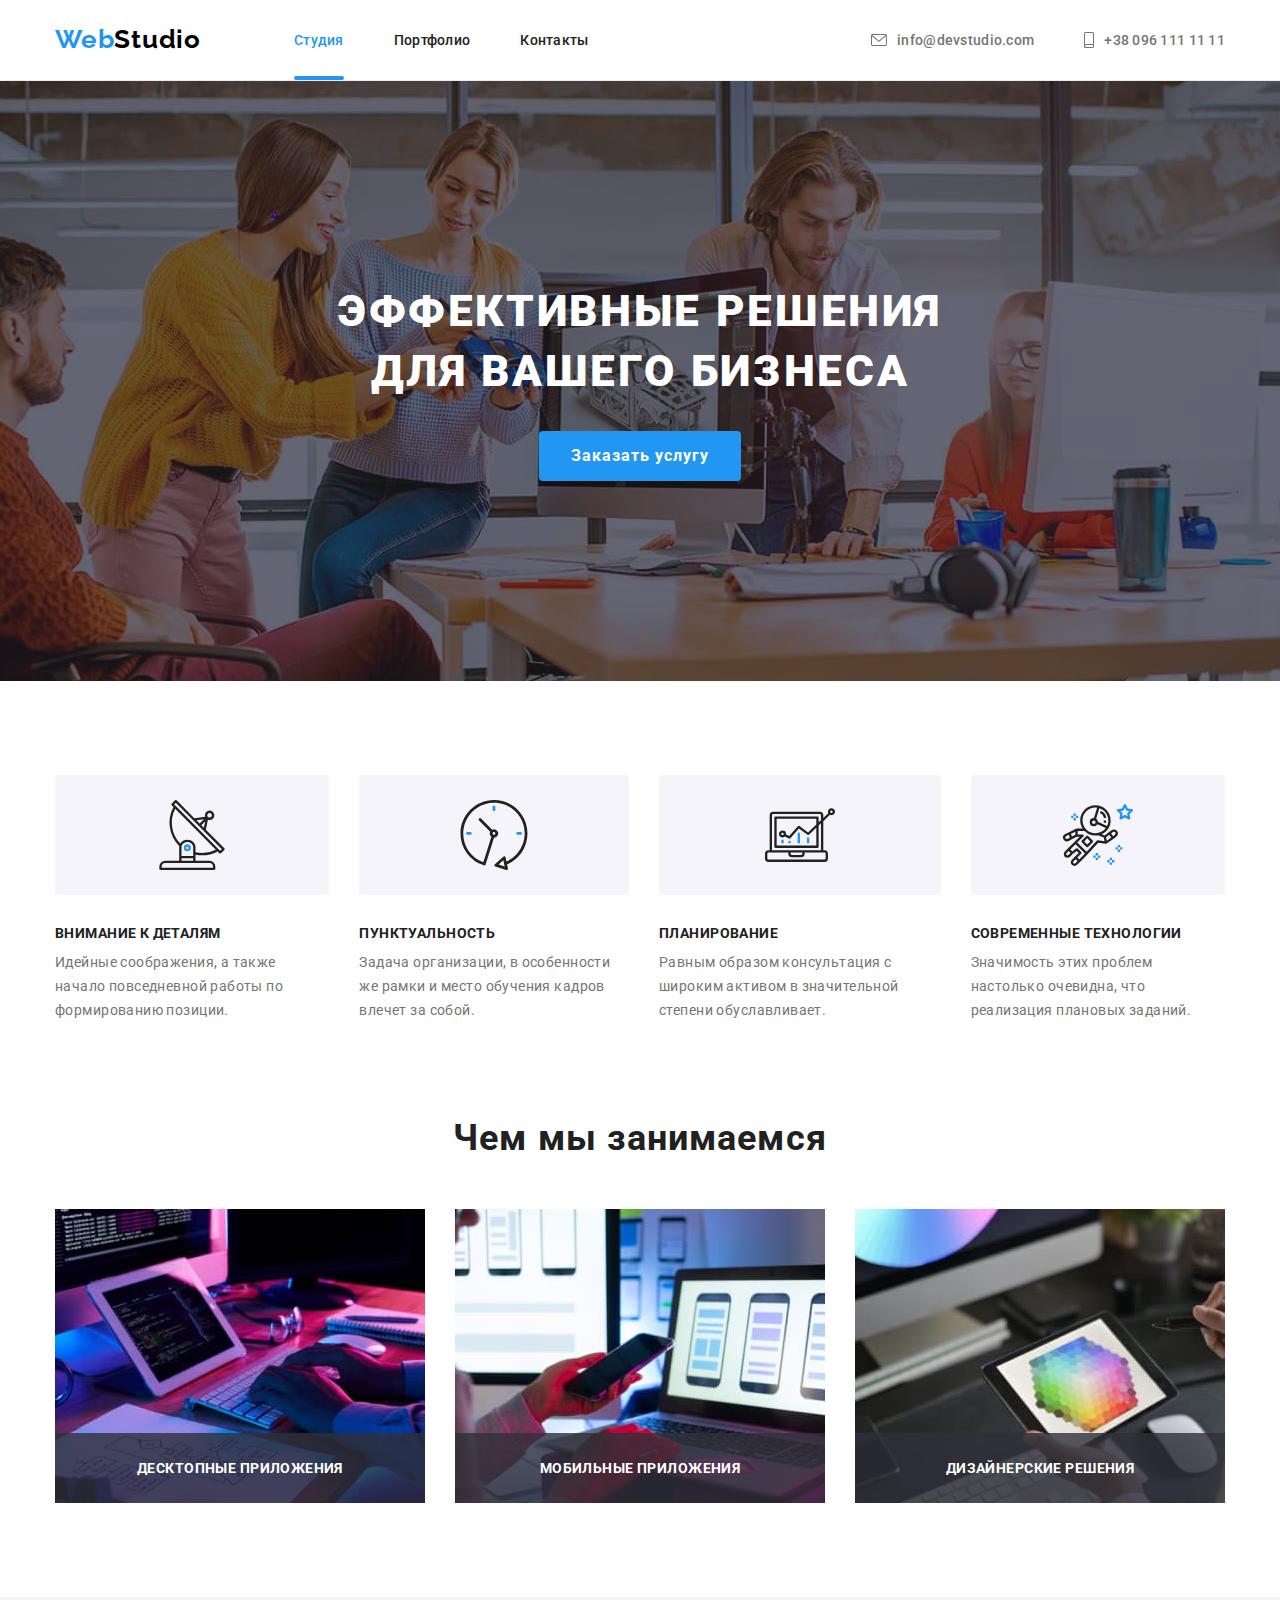
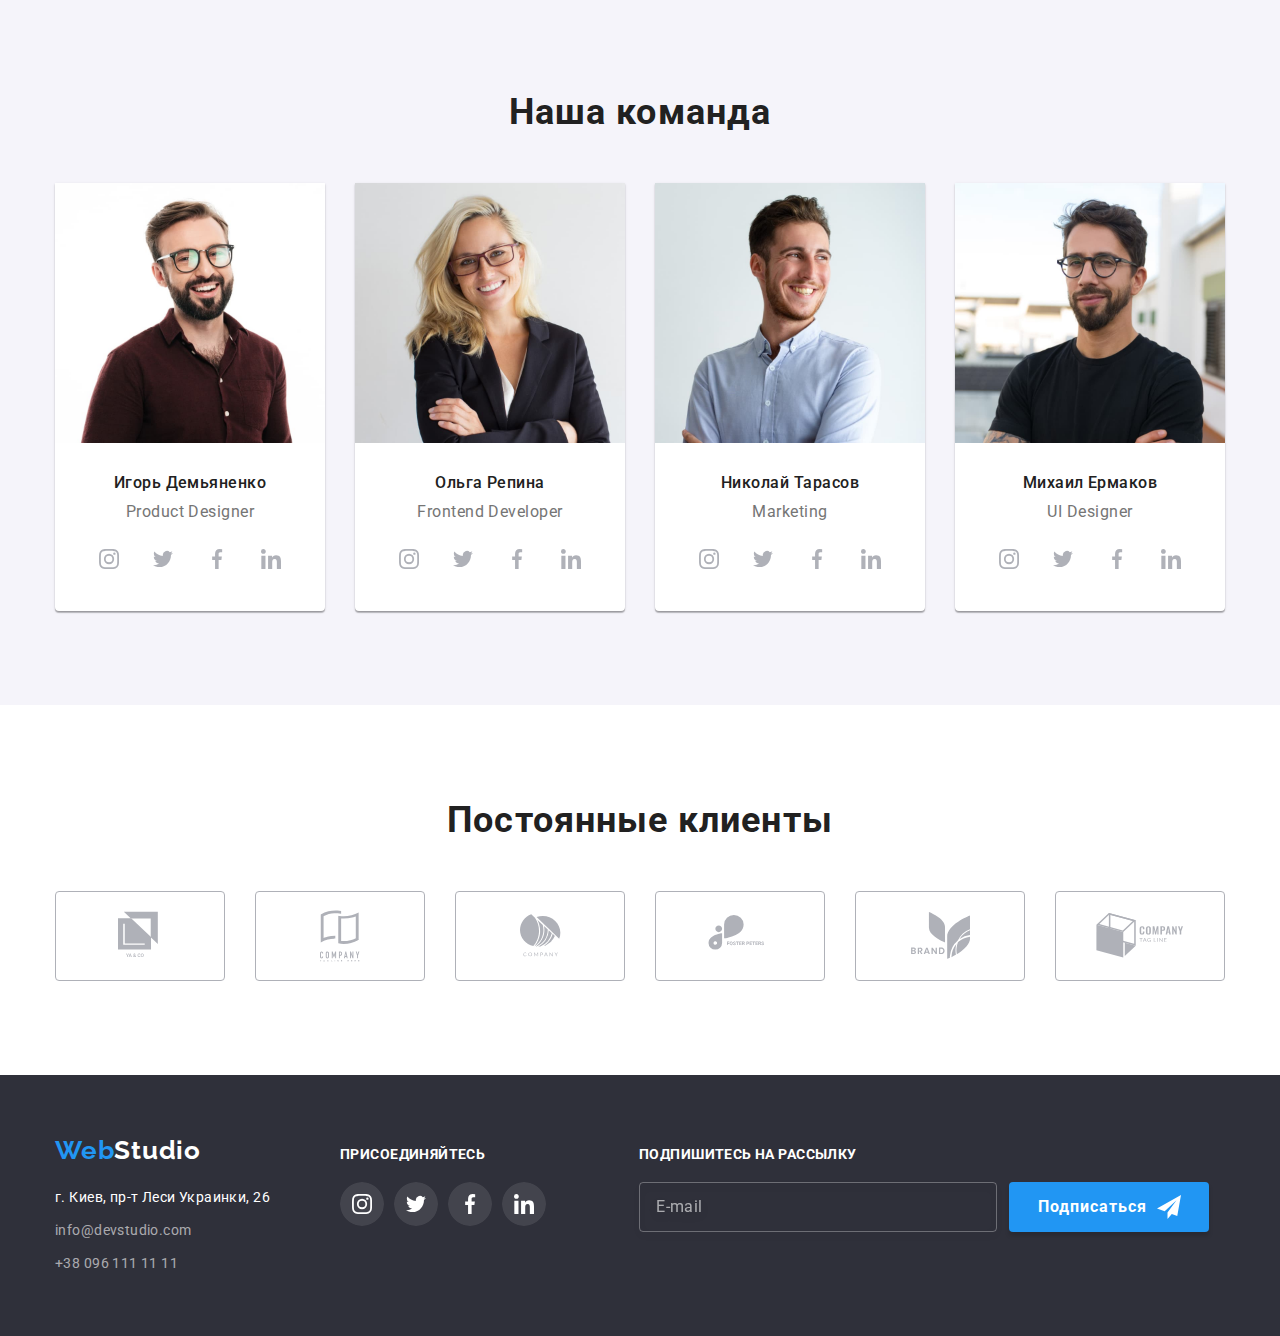
<file: index.html>
<!DOCTYPE html>
<html lang="ru">
  <head>
    <meta charset="UTF-8" />
    <meta name="viewport" content="width=device-width, initial-scale=1.0" />
    <title>WebStudio</title>
    <link
      rel="stylesheet"
      href="https://cdnjs.cloudflare.com/ajax/libs/modern-normalize/1.0.0/modern-normalize.css"
    />
    <link
      href="https://fonts.googleapis.com/css2?family=Raleway:wght@700&family=Roboto:wght@400;500;700&display=swap"
      rel="stylesheet"
    />
    <link rel="stylesheet" href="./css/styles.css" />
  </head>

  <body>
    <!-- HEADER -->
    <header class="header">
      <div class="container">
        <nav class="navigation">
          <a class="logo link" href="./index.html"
            ><span class="logo-name">Web</span>Studio</a
          >
          <ul class="list navigation-list">
            <li class="navigation-item">
              <a class="navigation-link link current" href="./index.html"
                >Студия</a
              >
            </li>
            <li class="navigation-item">
              <a class="navigation-link link" href="./portfolio.html"
                >Портфолио</a
              >
            </li>
            <li class="navigation-item">
              <a class="navigation-link link" href="">Контакты</a>
            </li>
          </ul>
        </nav>
        <address class="address">
          <a class="address-link link" href="mailto:info@devstudio.com">
            <svg class="envelope-icon" width="16px" height="12px">
              <use href="./images/sprite.svg#icon-envelope"></use>
            </svg>
            info@devstudio.com</a
          >
          <a class="address-link link" href="tel:+380961111111">
            <svg class="smartphone-icon" width="10px" height="16px">
              <use href="./images/sprite.svg#icon-smartphone"></use>
            </svg>
            +38 096 111 11 11</a
          >
        </address>
      </div>
    </header>

    <main>
      <!--HERO-->
      <section class="hero-section">
        <div class="container">
          <h1 class="hero-title">Эффективные решения для вашего бизнеса</h1>
          <button class="modal-btn" type="button" data-modal-open>
            Заказать услугу
          </button>
        </div>
      </section>

      <!--FEATURES-->
      <section class="features">
        <div class="container">
          <h2 class="visually-hidden">Особенности</h2>
          <ul class="list">
            <li class="features-list features-antenna">
              <!-- <div class="icon-container">
                <svg class="features-icon">
                  <use href="./images/sprite.svg#icon-antenna"></use>
                </svg>
              </div> -->
              <h3 class="features-subtitle">Внимание к деталям</h3>
              <p class="features-description">
                Идейные соображения, а также начало повседневной работы по
                формированию позиции.
              </p>
            </li>
            <li class="features-list features-clock">
              <!-- <div class="icon-container">
                <svg class="features-icon">
                  <use href="./images/sprite.svg#icon-clock"></use>
                </svg>
              </div> -->
              <h3 class="features-subtitle">Пунктуальность</h3>
              <p class="features-description">
                Задача организации, в особенности же рамки и место обучения
                кадров влечет за собой.
              </p>
            </li>
            <li class="features-list features-diagram">
              <!-- <div class="icon-container">
                <svg class="features-icon">
                  <use href="./images/sprite.svg#icon-diagram"></use>
                </svg>
              </div> -->
              <h3 class="features-subtitle">Планирование</h3>
              <p class="features-description">
                Равным образом консультация с широким активом в значительной
                степени обуславливает.
              </p>
            </li>
            <li class="features-list features-astronaut">
              <!-- <div class="icon-container">
                <svg class="features-icon">
                  <use href="./images/sprite.svg#icon-astronaut"></use>
                </svg>
              </div> -->
              <h3 class="features-subtitle">Современные технологии</h3>
              <p class="features-description">
                Значимость этих проблем настолько очевидна, что реализация
                плановых заданий.
              </p>
            </li>
          </ul>
        </div>
      </section>

      <!--What are we do-->
      <section class="do-section">
        <div class="container">
          <h2 class="do-title">Чем мы занимаемся</h2>
          <ul class="list">
            <li class="do-list">
              <div class="do-list-card">
                <img
                  src="./images/work/image1.jpg"
                  alt="Сотрудник кодит"
                  width="370"
                  height="294"
                />
                <p class="do-list-subtitle">Десктопные приложения</p>
              </div>
            </li>
            <li class="do-list">
              <div class="do-list-card">
                <img
                  src="./images/work/image2.jpg"
                  alt="Сотрудник держит телефон возле ноутбука"
                  width="370"
                  height="294"
                />
                <p class="do-list-subtitle">Мобильные приложения</p>
              </div>
            </li>
            <li class="do-list">
              <div class="do-list-card">
                <img
                  src="./images/work/image3.jpg"
                  alt="Цветовая гамма на планшете"
                  width="370"
                  height="294"
                />
                <p class="do-list-subtitle">Дизайнерские решения</p>
              </div>
            </li>
          </ul>
        </div>
      </section>

      <!--OUR TEAM-->
      <section class="our-team">
        <div class="container">
          <h2 class="team-title">Наша команда</h2>
          <ul class="list our-team-list">
            <li class="team-list">
              <img
                src="./images/team/img.jpg"
                alt="Игорь Демьяненко"
                width="270"
                height="260"
              />
              <div class="team-list-content">
                <h3 class="team-subtitle">Игорь Демьяненко</h3>
                <p lang="en" class="team-position">Product Designer</p>
                <ul class="list social-list">
                  <li class="social-list-items">
                    <a
                      class="social-list-link"
                      href="https://www.instagram.com/?hl=uk"
                    >
                      <svg class="social-list-svg">
                        <use href="./images/sprite.svg#icon-instagram"></use>
                      </svg>
                    </a>
                  </li>
                  <li class="social-list-items">
                    <a
                      class="social-list-link"
                      href="https://twitter.com/?lang=uk"
                    >
                      <svg class="social-list-svg">
                        <use href="./images/sprite.svg#icon-twitter"></use>
                      </svg>
                    </a>
                  </li>
                  <li class="social-list-items">
                    <a
                      class="social-list-link"
                      href="https://uk-ua.facebook.com/"
                    >
                      <svg class="social-list-svg">
                        <use href="./images/sprite.svg#icon-facebook"></use>
                      </svg>
                    </a>
                  </li>
                  <li class="social-list-items">
                    <a
                      class="social-list-link"
                      href="https://www.linkedin.com/"
                    >
                      <svg class="social-list-svg">
                        <use href="./images/sprite.svg#icon-linkedin"></use>
                      </svg>
                    </a>
                  </li>
                </ul>
              </div>
            </li>
            <li class="team-list">
              <img
                src="./images/team/img-1.jpg"
                alt="Ольга Репина"
                width="270"
                height="260"
              />
              <div class="team-list-content">
                <h3 class="team-subtitle">Ольга Репина</h3>
                <p lang="en" class="team-position">Frontend Developer</p>
                <ul class="list social-list">
                  <li class="social-list-items">
                    <a
                      class="social-list-link"
                      href="https://www.instagram.com/?hl=uk"
                    >
                      <svg class="social-list-svg">
                        <use href="./images/sprite.svg#icon-instagram"></use>
                      </svg>
                    </a>
                  </li>
                  <li class="social-list-items">
                    <a
                      class="social-list-link"
                      href="https://twitter.com/?lang=uk"
                    >
                      <svg class="social-list-svg">
                        <use href="./images/sprite.svg#icon-twitter"></use>
                      </svg>
                    </a>
                  </li>
                  <li class="social-list-items">
                    <a
                      class="social-list-link"
                      href="https://uk-ua.facebook.com/"
                    >
                      <svg class="social-list-svg">
                        <use href="./images/sprite.svg#icon-facebook"></use>
                      </svg>
                    </a>
                  </li>
                  <li class="social-list-items">
                    <a
                      class="social-list-link"
                      href="https://www.linkedin.com/"
                    >
                      <svg class="social-list-svg">
                        <use href="./images/sprite.svg#icon-linkedin"></use>
                      </svg>
                    </a>
                  </li>
                </ul>
              </div>
            </li>
            <li class="team-list">
              <img
                src="./images/team/img-2.jpg"
                alt="Николай Тарасов"
                width="270"
                height="260"
              />
              <div class="team-list-content">
                <h3 class="team-subtitle">Николай Тарасов</h3>
                <p lang="en" class="team-position">Marketing</p>
                <ul class="list social-list">
                  <li class="social-list-items">
                    <a
                      class="social-list-link"
                      href="https://www.instagram.com/?hl=uk"
                    >
                      <svg class="social-list-svg">
                        <use href="./images/sprite.svg#icon-instagram"></use>
                      </svg>
                    </a>
                  </li>
                  <li class="social-list-items">
                    <a
                      class="social-list-link"
                      href="https://twitter.com/?lang=uk"
                    >
                      <svg class="social-list-svg">
                        <use href="./images/sprite.svg#icon-twitter"></use>
                      </svg>
                    </a>
                  </li>
                  <li class="social-list-items">
                    <a
                      class="social-list-link"
                      href="https://uk-ua.facebook.com/"
                    >
                      <svg class="social-list-svg">
                        <use href="./images/sprite.svg#icon-facebook"></use>
                      </svg>
                    </a>
                  </li>
                  <li class="social-list-items">
                    <a
                      class="social-list-link"
                      href="https://www.linkedin.com/"
                    >
                      <svg class="social-list-svg">
                        <use href="./images/sprite.svg#icon-linkedin"></use>
                      </svg>
                    </a>
                  </li>
                </ul>
              </div>
            </li>
            <li class="team-list">
              <img
                src="./images/team/img-3.jpg"
                alt="Михаил Ермаков"
                width="270"
                height="260"
              />
              <div class="team-list-content">
                <h3 class="team-subtitle">Михаил Ермаков</h3>
                <p lang="en" class="team-position">UI Designer</p>
                <ul class="list social-list">
                  <li class="social-list-items">
                    <a
                      class="social-list-link"
                      href="https://www.instagram.com/?hl=uk"
                    >
                      <svg class="social-list-svg">
                        <use href="./images/sprite.svg#icon-instagram"></use>
                      </svg>
                    </a>
                  </li>
                  <li class="social-list-items">
                    <a
                      class="social-list-link"
                      href="https://twitter.com/?lang=uk"
                    >
                      <svg class="social-list-svg">
                        <use href="./images/sprite.svg#icon-twitter"></use>
                      </svg>
                    </a>
                  </li>
                  <li class="social-list-items">
                    <a
                      class="social-list-link"
                      href="https://uk-ua.facebook.com/"
                    >
                      <svg class="social-list-svg">
                        <use href="./images/sprite.svg#icon-facebook"></use>
                      </svg>
                    </a>
                  </li>
                  <li class="social-list-items">
                    <a
                      class="social-list-link"
                      href="https://www.linkedin.com/"
                    >
                      <svg class="social-list-svg">
                        <use href="./images/sprite.svg#icon-linkedin"></use>
                      </svg>
                    </a>
                  </li>
                </ul>
              </div>
            </li>
          </ul>
        </div>
      </section>
      <!--Regular clients-->
      <section class="clients">
        <div class="container">
          <h2 class="clients-title">Постоянные клиенты</h2>
          <ul class="list clients-list">
            <li class="clients-list-items">
              <a class="clients-list-link" href="">
                <svg class="clients-list-logo" width="44px" height="50px">
                  <use href="./images/sprite.svg#icon-logo_1"></use>
                </svg>
              </a>
            </li>
            <li class="clients-list-items">
              <a class="clients-list-link" href="">
                <svg class="clients-list-logo" width="40px" height="52px">
                  <use href="./images/sprite.svg#icon-logo_2"></use>
                </svg>
              </a>
            </li>
            <li class="clients-list-items">
              <a class="clients-list-link" href="">
                <svg class="clients-list-logo" width="41px" height="53px">
                  <use href="./images/sprite.svg#icon-logo_3"></use>
                </svg>
              </a>
            </li>
            <li class="clients-list-items">
              <a class="clients-list-link" href="">
                <svg class="clients-list-logo" width="80px" height="42px">
                  <use href="./images/sprite.svg#icon-logo_4"></use>
                </svg>
              </a>
            </li>
            <li class="clients-list-items">
              <a class="clients-list-link" href="">
                <svg class="clients-list-logo" width="59px" height="47px">
                  <use href="./images/sprite.svg#icon-logo_5"></use>
                </svg>
              </a>
            </li>
            <li class="clients-list-items">
              <a class="clients-list-link" href="">
                <svg class="clients-list-logo" width="88px" height="45px">
                  <use href="./images/sprite.svg#icon-logo_6"></use>
                </svg>
              </a>
            </li>
          </ul>
        </div>
      </section>
    </main>

    <!--Footer-->
    <footer class="footer">
      <div class="container">
        <div class="footer-address">
          <a class="logo link logo-footer" href="./index.html"
            ><span class="logo-name">Web</span>Studio</a
          >
          <address>
            <ul class="list">
              <li class="address-item footer-contacts">
                г. Киев, пр-т Леси Украинки, 26
              </li>
              <li class="footer-contacts">
                <a class="link contacts" href="mailto:info@devstudio.com"
                  >info@devstudio.com</a
                >
              </li>
              <li class="footer-contacts">
                <a class="link contacts" href="tel:+380961111111"
                  >+38 096 111 11 11</a
                >
              </li>
            </ul>
          </address>
        </div>
        <div class="join-social">
          <h3 class="join">присоединяйтесь</h3>
          <ul class="list social-list">
            <li class="social-list-items">
              <a
                class="social-list-link"
                href="https://www.instagram.com/?hl=uk"
              >
                <svg class="social-list-svg">
                  <use href="./images/sprite.svg#icon-instagram"></use>
                </svg>
              </a>
            </li>
            <li class="social-list-items">
              <a class="social-list-link" href="https://twitter.com/?lang=uk">
                <svg class="social-list-svg">
                  <use href="./images/sprite.svg#icon-twitter"></use>
                </svg>
              </a>
            </li>
            <li class="social-list-items">
              <a class="social-list-link" href="https://uk-ua.facebook.com/">
                <svg class="social-list-svg">
                  <use href="./images/sprite.svg#icon-facebook"></use>
                </svg>
              </a>
            </li>
            <li class="social-list-items">
              <a class="social-list-link" href="https://www.linkedin.com/">
                <svg class="social-list-svg">
                  <use href="./images/sprite.svg#icon-linkedin"></use>
                </svg>
              </a>
            </li>
          </ul>
        </div>
        <div class="mail-form-wrapper">
          <h2 class="mail-form-title">Подпишитесь на рассылку</h2>
          <form action="#" class="mail-form">
            <input
              type="email"
              name="user-email"
              class="mail-form-input"
              placeholder="E-mail"
            />
            <button class="mail-form-btn" type="submit">
              Подписаться
              <svg class="mail-form-btn-svg">
                <use href="./images/sprite.svg#icon-icon-send"></use>
              </svg>
            </button>
          </form>
        </div>
      </div>
    </footer>

    <div class="backdrop is-hidden" data-modal>
      <div class="modal">
        <button class="modal-btn-close" type="button" data-modal-close>
          <svg class="modal-close-svg" width="18px" height="18px">
            <use href="./images/sprite.svg#icon-close-black"></use>
          </svg>
        </button>
        <h2 class="modal-form-title">
          Оставьте свои данные, мы вам перезвоним
        </h2>
        <form action="#" class="modal-form">
          <label class="modal-form-field"
            >Имя
            <span class="modal-form-field-wrapper"
              ><input
                type="text"
                name="user-name"
                class="modal-form-input" /><svg class="modal-form-svg">
                <use href="./images/sprite.svg#icon-person-black"></use></svg
            ></span>
          </label>
          <label class="modal-form-field"
            >Телефон
            <span class="modal-form-field-wrapper"
              ><input
                type="tel"
                name="user-pfone"
                class="modal-form-input" /><svg class="modal-form-svg">
                <use href="./images/sprite.svg#icon-phone-black"></use></svg
            ></span>
          </label>
          <label class="modal-form-field"
            >Почта
            <span class="modal-form-field-wrapper"
              ><input
                type="email"
                name="user-mail"
                class="modal-form-input" /><svg class="modal-form-svg">
                <use href="./images/sprite.svg#icon-email-black"></use></svg
            ></span>
          </label>

          <label class="modal-form-comment" for="comment">Комментарий </label>
          <textarea
            name="user-comment"
            id="comment"
            class="modal-form-comment-input"
            placeholder="Введите текст"
          ></textarea>

          <div class="policy-wrapper">
            <input
              type="checkbox"
              name="user-policy"
              value="accept-policy"
              id="check-policy"
              class="modal-form-policy visually-hidden"
            /><label for="check-policy" class="modal-form-policy-label"
              >Соглашаюсь с рассылкой и принимаю &nbsp;
              <a href="#">Условия договора</a></label
            >
          </div>
          <button class="modal-form-btn" type="submit">Отправить</button>
        </form>
      </div>
    </div>
    <script src="./js/modal.js"></script>
  </body>
</html>
</file>
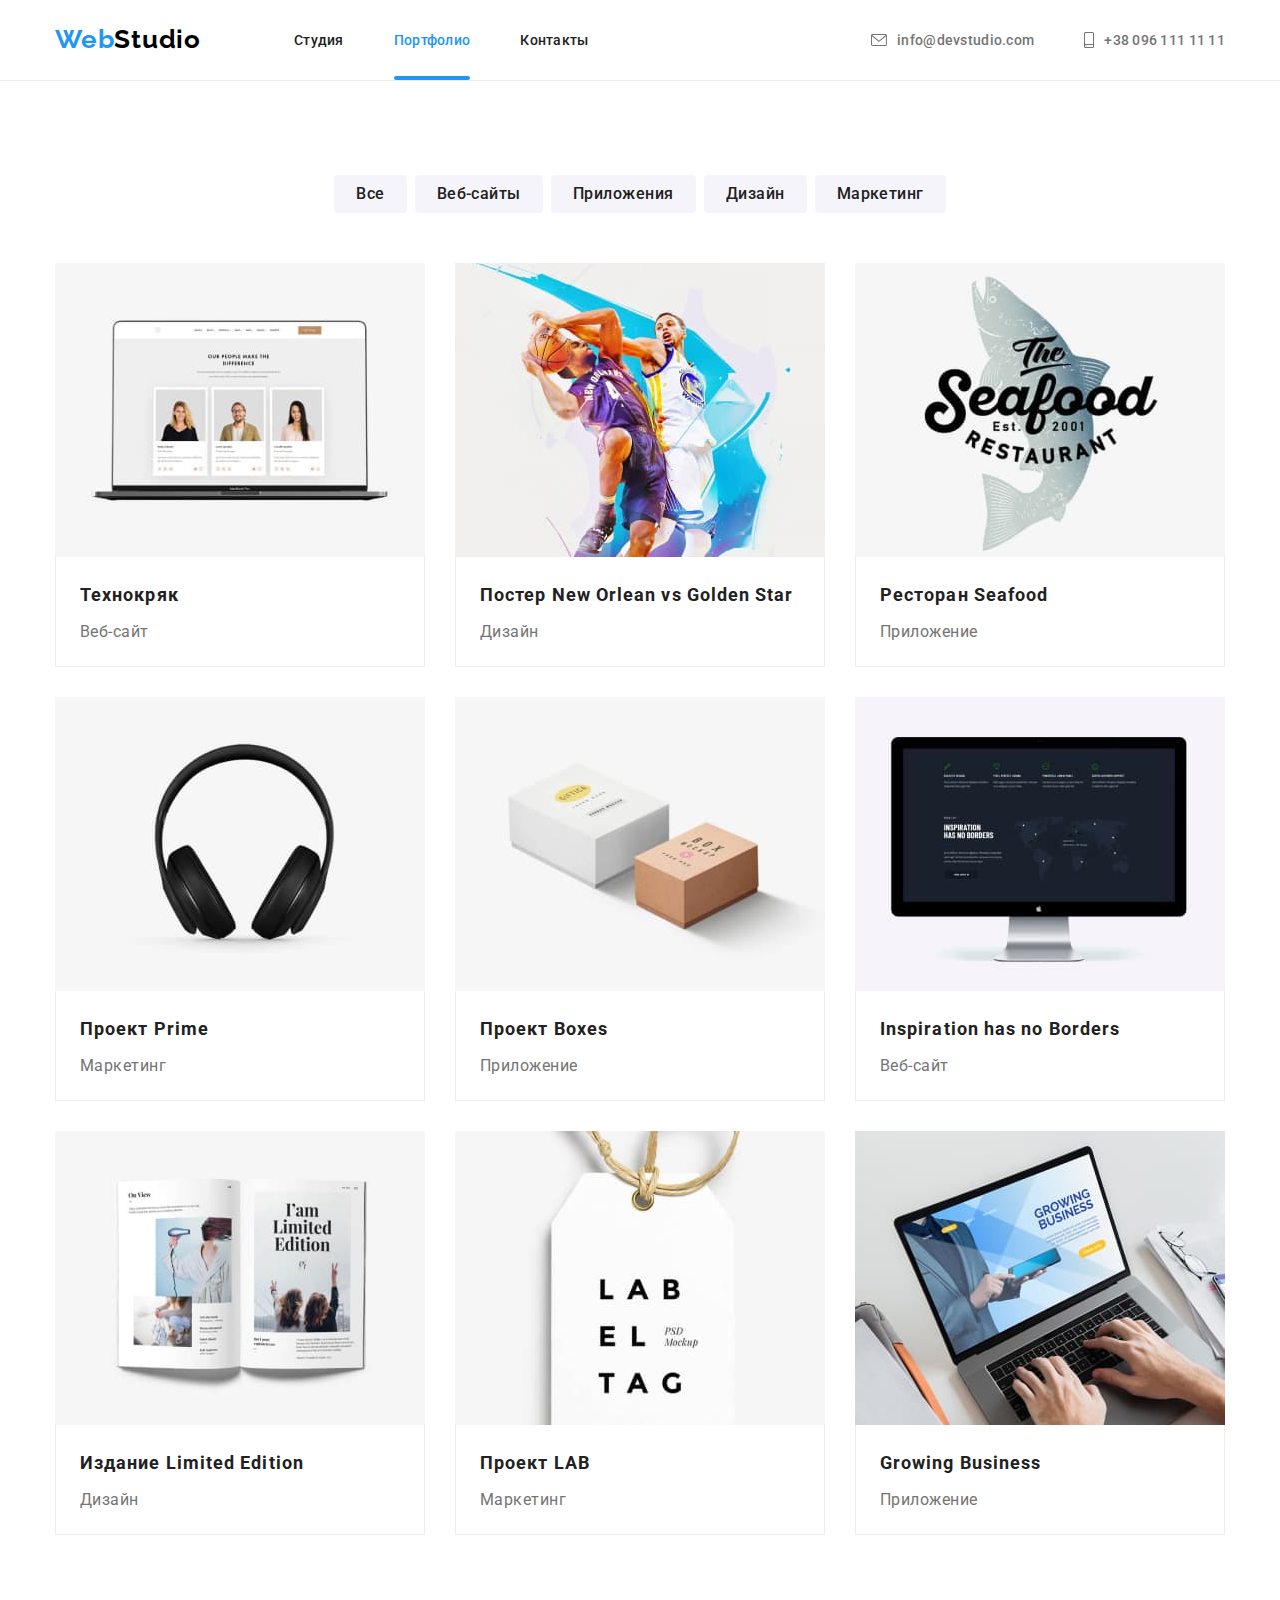
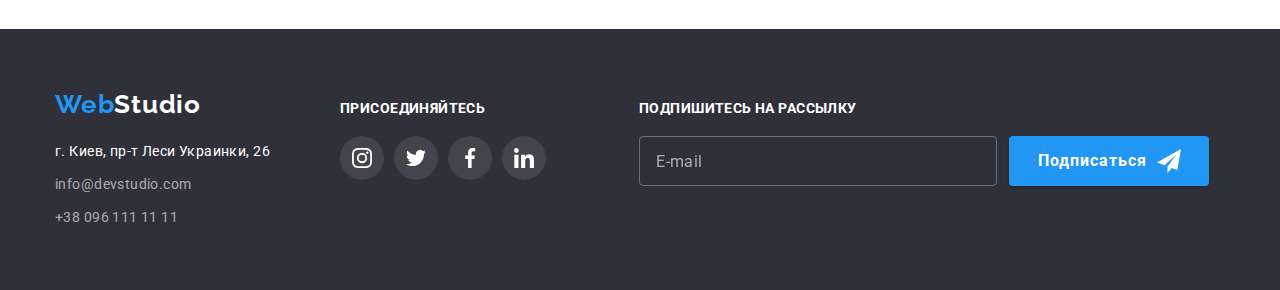
<file: portfolio.html>
<!DOCTYPE html>
<html lang="ru">
  <head>
    <meta charset="UTF-8" />
    <meta name="viewport" content="width=device-width, initial-scale=1.0" />
    <title>WebStudio</title>
    <link
      rel="stylesheet"
      href="https://cdnjs.cloudflare.com/ajax/libs/modern-normalize/1.0.0/modern-normalize.css"
    />
    <link
      href="https://fonts.googleapis.com/css2?family=Raleway:wght@700&family=Roboto:wght@400;500;700&display=swap"
      rel="stylesheet"
    />
    <link rel="stylesheet" href="./css/styles.css" />
  </head>

  <body>
    <!-- HEADER -->
    <header class="header">
      <div class="container">
        <nav class="navigation">
          <a class="logo link" href="./index.html"
            ><span class="logo-name">Web</span>Studio</a
          >
          <ul class="list navigation-list">
            <li class="navigation-item">
              <a class="navigation-link link" href="./index.html">Студия</a>
            </li>
            <li class="navigation-item">
              <a class="navigation-link link current" href="./portfolio.html"
                >Портфолио</a
              >
            </li>
            <li class="navigation-item">
              <a class="navigation-link link" href="">Контакты</a>
            </li>
          </ul>
        </nav>
        <address class="address">
          <a class="address-link link" href="mailto:info@devstudio.com">
            <svg class="envelope-icon" width="16px" height="12px">
              <use href="./images/sprite.svg#icon-envelope"></use>
            </svg>
            info@devstudio.com</a
          >
          <a class="address-link link" href="tel:+380961111111">
            <svg class="smartphone-icon" width="10px" height="16px">
              <use href="./images/sprite.svg#icon-smartphone"></use>
            </svg>
            +38 096 111 11 11</a
          >
        </address>
      </div>
    </header>
    <main>
      <section class="portfolio">
        <h1 hidden>Портфолио</h1>
        <!--Фильтр-->
        <div class="container">
          <ul class="list filter-list">
            <li class="portfolio-btn">
              <button type="button" class="button-list">Все</button>
            </li>
            <li class="portfolio-btn">
              <button type="button" class="button-list">Веб-сайты</button>
            </li>
            <li class="portfolio-btn">
              <button type="button" class="button-list">Приложения</button>
            </li>
            <li class="portfolio-btn">
              <button type="button" class="button-list">Дизайн</button>
            </li>
            <li>
              <button type="button" class="button-list">Маркетинг</button>
            </li>
          </ul>
          <!--Портфолио-->
          <div class="portfolio-list">
            <ul class="list">
              <li class="portfolio-items">
                <a class="link portfolio-link" href="#">
                  <div class="portfolio-items-img">
                    <img
                      src="./images/portfolio/img.jpg"
                      alt=""
                      width="370"
                      height="294"
                    />
                    <p class="portfolio-items-content">
                      Технокряк это современная площадка распространения
                      коронавируса. Компании используют эту платформу для
                      цифрового шпионажа и атак на защищённые сервера
                      конкурентов.
                    </p>
                  </div>
                  <div class="portfolio-content">
                    <h2 class="portfolio-title">Технокряк</h2>
                    <p class="portfolio-subtitle">Веб-сайт</p>
                  </div></a
                >
              </li>
              <li class="portfolio-items">
                <a class="link portfolio-link" href="#">
                  <div class="portfolio-items-img">
                    <img
                      src="./images/portfolio/img-1.jpg"
                      alt=""
                      width="370"
                      height="294"
                    />
                    <p class="portfolio-items-content">
                      Технокряк это современная площадка распространения
                      коронавируса. Компании используют эту платформу для
                      цифрового шпионажа и атак на защищённые сервера
                      конкурентов.
                    </p>
                  </div>
                  <div class="portfolio-content">
                    <h2 class="portfolio-title">
                      Постер New Orlean vs Golden Star
                    </h2>
                    <p class="portfolio-subtitle">Дизайн</p>
                  </div>
                </a>
              </li>
              <li class="portfolio-items">
                <a class="link portfolio-link" href="#">
                  <div class="portfolio-items-img">
                    <img
                      src="./images/portfolio/img-2.jpg"
                      alt=""
                      width="370"
                      height="294"
                    />
                    <p class="portfolio-items-content">
                      Технокряк это современная площадка распространения
                      коронавируса. Компании используют эту платформу для
                      цифрового шпионажа и атак на защищённые сервера
                      конкурентов.
                    </p>
                  </div>
                  <div class="portfolio-content">
                    <h2 class="portfolio-title">Ресторан Seafood</h2>
                    <p class="portfolio-subtitle">Приложение</p>
                  </div>
                </a>
              </li>
              <li class="portfolio-items">
                <a class="link portfolio-link" href="#">
                  <div class="portfolio-items-img">
                    <img
                      src="./images/portfolio/img-3.jpg"
                      alt=""
                      width="370"
                      height="294"
                    />
                    <p class="portfolio-items-content">
                      Технокряк это современная площадка распространения
                      коронавируса. Компании используют эту платформу для
                      цифрового шпионажа и атак на защищённые сервера
                      конкурентов.
                    </p>
                  </div>
                  <div class="portfolio-content">
                    <h2 class="portfolio-title">Проект Prime</h2>
                    <p class="portfolio-subtitle">Маркетинг</p>
                  </div>
                </a>
              </li>
              <li class="portfolio-items">
                <a class="link portfolio-link" href="#">
                  <div class="portfolio-items-img">
                    <img
                      src="./images/portfolio/img-4.jpg"
                      alt=""
                      width="370"
                      height="294"
                    />
                    <p class="portfolio-items-content">
                      Технокряк это современная площадка распространения
                      коронавируса. Компании используют эту платформу для
                      цифрового шпионажа и атак на защищённые сервера
                      конкурентов.
                    </p>
                  </div>
                  <div class="portfolio-content">
                    <h2 class="portfolio-title">Проект Boxes</h2>
                    <p class="portfolio-subtitle">Приложение</p>
                  </div>
                </a>
              </li>
              <li class="portfolio-items">
                <a class="link portfolio-link" href="#">
                  <div class="portfolio-items-img">
                    <img
                      src="./images/portfolio/img-5.jpg"
                      alt=""
                      width="370"
                      height="294"
                    />
                    <p class="portfolio-items-content">
                      Технокряк это современная площадка распространения
                      коронавируса. Компании используют эту платформу для
                      цифрового шпионажа и атак на защищённые сервера
                      конкурентов.
                    </p>
                  </div>
                  <div class="portfolio-content">
                    <h2 class="portfolio-title">Inspiration has no Borders</h2>
                    <p class="portfolio-subtitle">Веб-сайт</p>
                  </div>
                </a>
              </li>
              <li class="portfolio-items">
                <a class="link portfolio-link" href="#">
                  <div class="portfolio-items-img">
                    <img
                      src="./images/portfolio/img-6.jpg"
                      alt=""
                      width="370"
                      height="294"
                    />
                    <p class="portfolio-items-content">
                      Технокряк это современная площадка распространения
                      коронавируса. Компании используют эту платформу для
                      цифрового шпионажа и атак на защищённые сервера
                      конкурентов.
                    </p>
                  </div>
                  <div class="portfolio-content">
                    <h2 class="portfolio-title">Издание Limited Edition</h2>
                    <p class="portfolio-subtitle">Дизайн</p>
                  </div>
                </a>
              </li>
              <li class="portfolio-items">
                <a class="link portfolio-link" href="#">
                  <div class="portfolio-items-img">
                    <img
                      src="./images/portfolio/img-7.jpg"
                      alt=""
                      width="370"
                      height="294"
                    />
                    <p class="portfolio-items-content">
                      Технокряк это современная площадка распространения
                      коронавируса. Компании используют эту платформу для
                      цифрового шпионажа и атак на защищённые сервера
                      конкурентов.
                    </p>
                  </div>
                  <div class="portfolio-content">
                    <h2 class="portfolio-title">Проект LAB</h2>
                    <p class="portfolio-subtitle">Маркетинг</p>
                  </div>
                </a>
              </li>
              <li class="portfolio-items">
                <a class="link portfolio-link" href="#">
                  <div class="portfolio-items-img">
                    <img
                      src="./images/portfolio/img-8.jpg"
                      alt=""
                      width="370"
                      height="294"
                    />
                    <p class="portfolio-items-content">
                      Технокряк это современная площадка распространения
                      коронавируса. Компании используют эту платформу для
                      цифрового шпионажа и атак на защищённые сервера
                      конкурентов.
                    </p>
                  </div>
                  <div class="portfolio-content">
                    <h2 class="portfolio-title">Growing Business</h2>
                    <p class="portfolio-subtitle">Приложение</p>
                  </div>
                </a>
              </li>
            </ul>
          </div>
        </div>
      </section>
    </main>

    <!--Footer-->
    <footer class="footer">
      <div class="container">
        <div class="footer-address">
          <a class="logo link logo-footer" href="./index.html"
            ><span class="logo-name">Web</span>Studio</a
          >
          <address>
            <ul class="list">
              <li class="address-item footer-contacts">
                г. Киев, пр-т Леси Украинки, 26
              </li>
              <li class="footer-contacts">
                <a class="link contacts" href="mailto:info@devstudio.com"
                  >info@devstudio.com</a
                >
              </li>
              <li class="footer-contacts">
                <a class="link contacts" href="tel:+380961111111"
                  >+38 096 111 11 11</a
                >
              </li>
            </ul>
          </address>
        </div>
        <div class="join-social">
          <h3 class="join">присоединяйтесь</h3>
          <ul class="list social-list">
            <li class="social-list-items">
              <a
                class="social-list-link"
                href="https://www.instagram.com/?hl=uk"
              >
                <svg class="social-list-svg">
                  <use href="./images/sprite.svg#icon-instagram"></use>
                </svg>
              </a>
            </li>
            <li class="social-list-items">
              <a class="social-list-link" href="https://twitter.com/?lang=uk">
                <svg class="social-list-svg">
                  <use href="./images/sprite.svg#icon-twitter"></use>
                </svg>
              </a>
            </li>
            <li class="social-list-items">
              <a class="social-list-link" href="https://uk-ua.facebook.com/">
                <svg class="social-list-svg">
                  <use href="./images/sprite.svg#icon-facebook"></use>
                </svg>
              </a>
            </li>
            <li class="social-list-items">
              <a class="social-list-link" href="https://www.linkedin.com/">
                <svg class="social-list-svg">
                  <use href="./images/sprite.svg#icon-linkedin"></use>
                </svg>
              </a>
            </li>
          </ul>
        </div>
        <div class="mail-form-wrapper">
          <h2 class="mail-form-title">Подпишитесь на рассылку</h2>
          <form action="#" class="mail-form">
            <input
              type="email"
              name="user-email"
              class="mail-form-input"
              placeholder="E-mail"
            />
            <button class="mail-form-btn" type="submit">
              Подписаться
              <svg class="mail-form-btn-svg">
                <use href="./images/sprite.svg#icon-icon-send"></use>
              </svg>
            </button>
          </form>
        </div>
      </div>
    </footer>
  </body>
</html>
</file>
<file: css/styles.css>
:root {
  --main-font: 'Roboto', sans-serif;
  --secondary-font: 'Raleway', sans-serif;
  --accent-color: #2196f3;
  --primary-background-color: #ffffff;
  --primery-title-color: #212121;
  --primery-description-color: #757575;
}

*,
*::before,
*::after {
  margin: 0;
  padding: 0;
}

body {
  font-family: var(--main-font);
  font-style: normal;
  background-color: var(--primary-background-color);
}

.list {
  list-style: none;
}

.link {
  text-decoration: none;
}

img {
  display: block;
  max-width: 100%;
  height: auto;
}

.container {
  width: 1200px;
  padding: 0 15px;
  margin: 0 auto;
}
/*=====HEADER=====*/

.header {
  /* padding: 32px 0; */
  border-bottom: 1px solid #ececec;
}

.header .container {
  display: flex;
  align-items: center;
}

.navigation {
  display: flex;
  align-items: center;
}

.navigation-list {
  display: flex;
}

.header .logo {
  font-family: var(--secondary-font);
  font-style: normal;
  font-weight: 700;
  font-size: 26px;
  line-height: 1.192;
  letter-spacing: 0.03em;
  color: #000000;

  padding-top: 24px;
  padding-bottom: 25px;
  margin-right: 93px;
}

.logo-name {
  color: var(--accent-color);
}

.navigation-item:not(:last-child) {
  margin-right: 50px;
}

.navigation-link {
  position: relative;
  font-family: var(--main-font);
  font-style: normal;
  font-weight: 500;
  font-size: 14px;
  line-height: 1.143;
  letter-spacing: 0.02em;
  color: var(--primery-title-color);

  padding-top: 32px;
  padding-bottom: 32px;

  transition: color 250ms cubic-bezier(0.4, 0, 0.2, 1);
}

.current {
  color: var(--accent-color);
}

.current::after {
  position: absolute;
  display: block;
  content: '';

  bottom: 0;
  width: 100%;
  height: 4px;

  background: #2196f3;
  border-radius: 2px;
}

.address-link {
  display: inline-flex;
  align-items: center;
  /* justify-content: center; */
  font-family: var(--main-font);
  font-style: normal;
  font-weight: 500;
  font-size: 14px;
  line-height: 1.143;
  letter-spacing: 0.02em;
  color: var(--primery-description-color);

  padding-top: 32px;
  padding-bottom: 32px;

  transition: color 250ms cubic-bezier(0.4, 0, 0.2, 1);
}

.header .address {
  display: flex;
  align-items: center;
  margin-left: auto;
}

.address-link:not(:last-child) {
  margin-right: 50px;
}

.navigation-link:hover,
.navigation-link:focus,
.address-link:hover,
.address-link:focus {
  color: var(--accent-color);
}

.envelope-icon,
.smartphone-icon {
  margin-right: 10px;
  fill: var(--primery-description-color);
}

.address-link:hover .envelope-icon,
.address-link:hover .smartphone-icon,
.address-link:focus .envelope-icon,
.address-link:focus .smartphone-icon {
  fill: var(--accent-color);
}
/*=====END HEADER=====*/

/*=====HERO=====*/
.hero-section {
  display: flex;
  align-items: center;
  justify-content: center;
  background-color: #2f303a;
  max-width: 1600px;
  min-height: 600px;
  margin-right: auto;
  margin-left: auto;

  background-image: linear-gradient(
      rgba(47, 48, 58, 0.4),
      rgba(47, 48, 58, 0.4)
    ),
    url('../images/hero/Img_hero.jpg');
  background-repeat: no-repeat;
  background-size: cover;
  background-position: center;
}

.hero-title {
  font-weight: 900;
  font-size: 44px;
  line-height: 1.364;
  letter-spacing: 0.06em;
  text-transform: uppercase;
  color: #ffffff;

  text-align: center;

  max-width: 696px;
  margin-right: auto;
  margin-left: auto;
  margin-bottom: 30px;
}

.modal-btn {
  display: flex;
  /* text-align: center; */
  margin-right: auto;
  margin-left: auto;
  font-family: var(--main-font);
  font-style: normal;
  font-weight: 700;
  font-size: 16px;
  line-height: 1.875;
  letter-spacing: 0.06em;
  cursor: pointer;

  color: #ffffff;
  padding: 10px 32px;

  min-width: 200px;
  height: 50px;
  background: var(--accent-color);
  box-shadow: 0px 4px 4px rgba(0, 0, 0, 0.15);
  border-radius: 4px;
  border: none;
}

/*=====END HERO=====*/

/*=====FEATURES=====*/
.features .container {
  display: flex;
  align-items: center;
}

.visually-hidden {
  position: absolute !important;
  clip: rect(1px 1px 1px 1px); /* IE6, IE7 */
  clip: rect(1px, 1px, 1px, 1px);
  padding: 0 !important;
  border: 0 !important;
  height: 1px !important;
  width: 1px !important;
  overflow: hidden;
}

.features .list {
  display: flex;
  /* align-items: space-betveen;  */
}

.features {
  padding: 94px 0 94px;
}
.features-subtitle {
  font-weight: 700;
  font-size: 14px;
  line-height: 1.143;
  letter-spacing: 0.03em;
  text-transform: uppercase;
  color: var(--primery-title-color);

  margin-bottom: 10px;
}

.features-description {
  font-weight: 400;
  font-size: 14px;
  line-height: 1.714;
  letter-spacing: 0.03em;
  color: var(--primery-description-color);
}

.icon-container {
  display: flex;
  justify-content: center;
  align-items: center;
  height: 120px;
  background-color: #f5f4fa;
  border-radius: 4px;
  margin-bottom: 30px;
}

.features-icon {
  width: 70px;
  height: 70px;
}

.features-list:not(:last-child) {
  margin-right: 30px;
}

.features-list::before {
  display: block;
  content: '';
  height: 120px;
  background-size: 70px;
  background-repeat: no-repeat;
  background-position: center;
  background-color: #f5f4fa;
  border-radius: 4px;

  margin-bottom: 30px;
}

.features-antenna::before {
  background-image: url('../images/features/antenna.svg');
}

.features-clock::before {
  background-image: url('../images/features/clock.svg');
}

.features-diagram::before {
  background-image: url('../images/features/diagram.svg');
}

.features-astronaut::before {
  background-image: url('../images/features/astronaut.svg');
}

/*=====END FEATURES=====*/

/*=====WHAT ARE WE DO=====*/

.do-title {
  font-weight: 700;
  font-size: 36px;
  line-height: 1.167;
  text-align: center;
  letter-spacing: 0.03em;
  color: var(--primery-title-color);

  margin-bottom: 50px;
}

.do-section .list {
  display: flex;
  align-items: center;
}

.do-section {
  padding-bottom: 94px;
}

.do-list:not(:last-child) {
  margin-right: 30px;
}

.do-list-subtitle {
  font-family: var(--main-font);
  font-weight: 700;
  font-size: 14px;
  line-height: 1.143;
  text-align: center;
  letter-spacing: 0.03em;
  text-transform: uppercase;

  color: #ffffff;
  background-color: rgba(47, 48, 58, 0.8);

  display: flex;
  align-items: center;
  justify-content: center;
  height: 70px;
  position: absolute;
  right: 0;
  left: 0;
  bottom: 0;
}

.do-list-card {
  position: relative;
}

/*=====END WHAT ARE WE DO=====*/

/*=====OUR TEAM=====*/
.team-title {
  font-weight: 700;
  font-size: 36px;
  line-height: 1.167;
  text-align: center;
  letter-spacing: 0.03em;
  color: var(--primery-title-color);

  margin-bottom: 50px;
}

.team-subtitle {
  font-weight: 500;
  font-size: 16px;
  line-height: 1.188;
  letter-spacing: 0.03em;
  color: var(--primery-title-color);

  margin-bottom: 10px;
}

.team-position {
  font-weight: 400;
  font-size: 16px;
  line-height: 1.188;
  letter-spacing: 0.03em;
  color: var(--primery-description-color);
  margin-bottom: 16px;
}

.our-team-list {
  display: flex;
  justify-content: space-between;
}

.our-team {
  padding-top: 94px;
  padding-bottom: 94px;
  background-color: #f5f4fa;
}

/* .our-team-list:not(:last-child) {
  margin-right: 30px;
} */

.team-list-content {
  padding-top: 30px;
  padding-bottom: 30px;
}

.team-list {
  text-align: center;
  width: 270px;
  background: #ffffff;
  box-shadow: 0px 1px 3px rgba(0, 0, 0, 0.12), 0px 1px 1px rgba(0, 0, 0, 0.14),
    0px 2px 1px rgba(0, 0, 0, 0.2);
  border-radius: 0px 0px 4px 4px;
}

.social-list {
  display: flex;
  justify-content: center;
}

.social-list-items:not(:last-child) {
  margin-right: 10px;
}

.social-list-link {
  display: flex;
  align-items: center;
  justify-content: center;
  width: 44px;
  height: 44px;
  border-radius: 50%;

  transition: 250ms cubic-bezier(0.4, 0, 0.2, 1);
}

.social-list-svg {
  width: 20px;
  height: 20px;
  fill: #afb1b8;
}
.social-list-link:hover .social-list-svg,
.social-list-link:focus .social-list-svg {
  fill: white;
}

.social-list-link:hover,
.social-list-link:focus {
  background-color: var(--accent-color);
}

/*=====END OUR TEAM=====*/

/*=====REGULAR CLIENTS=====*/

.clients {
  padding-top: 94px;
  padding-bottom: 94px;
}

.clients-title {
  font-family: var(--main-font);
  font-weight: 700;
  font-size: 36px;
  line-height: 1.167;
  text-align: center;
  letter-spacing: 0.03em;

  color: var(--primery-title-color);

  margin-bottom: 50px;
}

.clients-list {
  display: flex;
  justify-content: space-between;
}

.clients-list-link:hover .clients-list-logo,
.clients-list-link:focus .clients-list-logo {
  fill: var(--accent-color);
}

.clients-list-link:hover,
.clients-list-link:focus {
  border: 1px solid var(--accent-color);
}

.clients-list-link {
  display: flex;
  align-items: center;
  justify-content: center;
  width: 170px;
  height: 90px;
  border: 1px solid #afb1b8;
  border-radius: 4px;

  transition: 250ms cubic-bezier(0.4, 0, 0.2, 1);
}

.clients-list-logo {
  fill: #afb1b8;
}
/*=====END CLIENTS=====*/

/*=====FOOTER=====*/

.footer .container {
  display: flex;
  align-items: baseline;
}

.footer-address {
  margin-right: 70px;
}
.logo-footer {
  font-family: var(--secondary-font);
  font-style: normal;
  font-weight: 700;
  font-size: 26px;
  line-height: 1.192;
  letter-spacing: 0.03em;
  color: #ffffff;
}
.address-item {
  font-family: var(--main-font);
  font-style: normal;
  font-weight: normal;
  font-size: 14px;
  line-height: 1.714;
  letter-spacing: 0.03em;
  color: #ffffff;
}

.contacts {
  font-family: var(--main-font);
  font-style: normal;
  font-weight: 400;
  font-size: 14px;
  line-height: 1.714;
  letter-spacing: 0.03em;
  color: rgba(255, 255, 255, 0.6);
}

.footer {
  background-color: #2f303a;

  padding: 60px 0;
}

.footer .logo-footer {
  display: block;
  margin-bottom: 20px;
}

.footer-contacts:not(:last-child) {
  margin-bottom: 9px;
}

/* .join-social {
} */

.join {
  font-family: var(--main-font);
  font-weight: 700;
  font-size: 14px;
  line-height: 1.143;
  letter-spacing: 0.03em;
  text-transform: uppercase;

  color: #ffffff;

  margin-bottom: 20px;
}
.footer .social-list {
  display: flex;
}

.footer .social-list-link {
  display: flex;
  align-items: center;
  justify-content: center;
  width: 44px;
  height: 44px;
  border-radius: 50%;
  background-image: url(../images/footer/bg.png);
}

.footer .social-list-svg {
  fill: #ffffff;
}

.mail-form-wrapper {
  margin-left: 93px;
}
.mail-form-title {
  font-weight: 700;
  font-size: 14px;
  line-height: 1.143;
  letter-spacing: 0.03em;
  text-transform: uppercase;
  color: #ffffff;

  margin-bottom: 20px;
}

.mail-form {
  display: flex;
  justify-content: center;
}

.mail-form-input {
  width: 358px;
  height: 50px;

  padding-top: 15px;
  padding-bottom: 15px;
  padding-left: 16px;

  border: 1px solid rgba(255, 255, 255, 0.3);
  filter: drop-shadow(0px 4px 4px rgba(0, 0, 0, 0.15));
  border-radius: 4px;
  background-color: transparent;

  font-family: Roboto;
  font-style: normal;
  font-weight: 400;
  font-size: 16px;
  line-height: 1.25;
  letter-spacing: 0.03em;
  color: #ffffff;

  margin-right: 12px;
}

.mail-form-input::placeholder {
  font-family: Roboto;
  font-style: normal;
  font-weight: 400;
  font-size: 16px;
  line-height: 1.25;
  letter-spacing: 0.03em;
  color: rgba(255, 255, 255, 0.6);
}

.mail-form-input:hover,
.mail-form-input:focus {
  border: 1px solid rgb(255, 255, 255);
  transition: 250ms cubic-bezier(0.4, 0, 0.2, 1);
}

.mail-form-btn {
  display: flex;
  align-items: center;
  justify-content: space-between;
  width: 200px;
  height: 50px;
  padding-top: 10px;
  padding-right: 28px;
  padding-bottom: 10px;
  padding-left: 29px;

  background: #2196f3;
  box-shadow: 0px 4px 4px rgba(0, 0, 0, 0.15);
  border-radius: 4px;
  border-width: 0px;

  font-family: Roboto;
  font-style: normal;
  font-weight: 700;
  font-size: 16px;
  line-height: 1.875;
  letter-spacing: 0.06em;
  color: #ffffff;

  /* transform: scale(1); */
  cursor: pointer;
}

/* .mail-form-btn:hover,
.mail-form-btn:focus {
  transform: scale(1.01);
  transition: 250ms cubic-bezier(0.4, 0, 0.2, 1);
} */

.mail-form-btn-svg {
  width: 24px;
  height: 24px;

  fill: #ffffff;
}
/*=====END FOOTER=====*/

/*=====МОДАЛКА======*/

.backdrop {
  position: fixed;
  top: 0;
  left: 0;
  width: 100%;
  height: 100%;
  background: rgba(0, 0, 0, 0.2);

  opacity: 1;
  transition: opacity 250ms cubic-bezier(0.4, 0, 0.2, 1);
}

.backdrop.is-hidden {
  opacity: 0;
  pointer-events: none;
  visibility: hidden;
}

.backdrop.is-hidden .modal {
  transform: translate(-50%, -50%) scale(0);
}

.modal {
  position: absolute;
  top: 50%;
  left: 50%;
  width: 528px;
  height: 581px;

  padding: 40px;

  background: #ffffff;
  box-shadow: 0px 1px 3px rgba(0, 0, 0, 0.12), 0px 1px 1px rgba(0, 0, 0, 0.14),
    0px 2px 1px rgba(0, 0, 0, 0.2);
  border-radius: 4px;

  transform: translate(-50%, -50%) scale(1);
  transition: all 250ms cubic-bezier(0.4, 0, 0.2, 1);
}

.modal-btn-close {
  position: absolute;
  top: 8px;
  right: 8px;
  display: flex;
  align-items: center;
  justify-content: center;
  /* margin-top: 8px;
  margin-right: 8px;
  margin-left: auto; */

  width: 30px;
  height: 30px;

  background: #ffffff;
  border: 1px solid rgba(0, 0, 0, 0.1);
  border-radius: 50%;

  cursor: pointer;
  transition: opasity 250ms cubic-bezier(0.4, 0, 0.2, 1);
}

.modal-btn-close:hover .modal-close-svg,
.modal-btn-close:focus .modal-close-svg {
  fill: var(--accent-color);
  transition: opasity 250ms cubic-bezier(0.4, 0, 0.2, 1);
}
/* .modal-btn-close:hover,
.modal-btn-close:focus {
  outline: none;
} */

/*===== ФОРМА МОДАЛКА======*/

.modal-form-title {
  font-weight: 700;
  font-size: 20px;
  line-height: 1.15;
  text-align: center;
  letter-spacing: 0.03em;
  color: #212121;

  margin-bottom: 12px;
}

.modal-form {
  display: flex;
  flex-direction: column;
}

.modal-form-field {
  margin-bottom: 10px;

  font-family: Roboto;
  font-style: normal;
  font-weight: 400;
  font-size: 12px;
  line-height: 1.167;
  letter-spacing: 0.01em;
  color: #757575;
}

.modal-form-field-wrapper {
  display: block;
  position: relative;
  margin-top: 4px;
}

.modal-form-input {
  position: relative;
  width: 100%;
  height: 40px;
  border: 1px solid rgba(33, 33, 33, 0.2);
  border-radius: 4px;

  padding: 11px 12px;
  padding-left: 42px;
}

.modal-form-input:hover,
.modal-form-input:focus,
.modal-form-comment-input:hover,
.modal-form-comment-input:focus {
  border: 1px solid #2196f3;
  outline: #2196f3;
  transition: 250ms cubic-bezier(0.4, 0, 0.2, 1);
}

.modal-form-svg {
  position: absolute;
  top: 50%;
  left: 12px;

  transform: translateY(-50%);
  width: 18px;
  height: 18px;
}

.modal-form-input:hover + .modal-form-svg,
.modal-form-input:focus + .modal-form-svg {
  fill: var(--accent-color);
  transition: 250ms cubic-bezier(0.4, 0, 0.2, 1);
}

.modal-form-comment {
  font-family: Roboto;
  font-style: normal;
  font-weight: 400;
  font-size: 12px;
  line-height: 1.167;
  letter-spacing: 0.01em;
  color: #757575;
}

.modal-form-comment-input {
  width: auto;
  height: 138px;
  padding: 12px 16px;
  resize: none;
  margin-top: 4px;
  margin-bottom: 20px;

  border: 1px solid rgba(33, 33, 33, 0.2);
  border-radius: 4px;

  font-family: Roboto;
  font-style: normal;
  font-weight: 400;
  font-size: 14px;
  line-height: 1.143;
  letter-spacing: 0.01em;
  color: black;
}

.modal-form-comment-input::placeholder {
  font-family: Roboto;
  font-style: normal;
  font-weight: 400;
  font-size: 12px;
  line-height: 1.167;
  letter-spacing: 0.01em;
  color: rgba(117, 117, 117, 0.5);
}

.modal-form-policy-label {
  display: flex;
  justify-content: center;
  align-items: center;
  margin-bottom: 30px;
  font-family: Roboto;
  font-style: normal;
  font-weight: 400;
  font-size: 14px;
  line-height: 1.714;
  letter-spacing: 0.03em;
  color: #757575;
}

.modal-form-policy-label::before {
  display: inline-block;
  content: '';
  width: 16px;
  height: 15px;
  background-image: url(../images/Vector-checkbox.svg);
  margin-right: 8px;
}

.modal-form-policy-label a {
  color: #2196f3;
}

.modal-form-policy:checked + .modal-form-policy-label::before {
  background-image: url(../images/icon-check.svg);
  transition: 250ms cubic-bezier(0.4, 0, 0.2, 1);
}

/* .policy-wrapper {
  display: flex;
  justify-content: center;
  align-items: center;
} */

.modal-form-btn {
  width: 200px;
  height: 50px;
  background: #2196f3;
  box-shadow: 0px 4px 4px rgba(0, 0, 0, 0.15);
  border-radius: 4px;
  border: none;

  padding-top: 10px;
  padding-left: 55px;
  padding-bottom: 10px;
  padding-right: 56px;

  margin-left: auto;
  margin-right: auto;

  font-family: Roboto;
  font-style: normal;
  font-weight: 700;
  font-size: 16px;
  line-height: 1.875;
  text-align: center;
  letter-spacing: 0.06em;
  color: #ffffff;

  cursor: pointer;
}

/*=====END STUDIO=====*/

/*=====PORTFOLIO BUTTON=====*/

.portfolio {
  padding-top: 94px;
  padding-bottom: 94px;
}

.button-list {
  /* display: inline-block; */
  font-family: var(--main-font);
  font-style: normal;
  font-weight: 500;
  font-size: 16px;
  line-height: 1.625;
  text-align: center;
  letter-spacing: 0.03em;
  color: var(--primery-title-color);

  width: auto;
  height: auto;

  background: #f5f4fa;
  border-radius: 4px;
  border-width: 0;
  cursor: pointer;
  padding: 6px 22px;

  transition: 250ms cubic-bezier(0.4, 0, 0.2, 1);
}

.button-list:hover,
.button-list:focus {
  color: #ffffff;
  background-color: var(--accent-color);
}

.portfolio .list {
  display: flex;
}

.filter-list {
  justify-content: center;
  margin-bottom: 50px;
}

.portfolio-btn:not(:last-child) {
  margin-right: 8px;
}
/*=====END PORTFOLIO BUTTON=====*/

/*=====PORTFOLIO=====*/
.portfolio-title {
  font-weight: bold;
  font-size: 18px;
  line-height: 2;
  letter-spacing: 0.06em;
  color: var(--primery-title-color);

  margin-bottom: 4px;
}

.portfolio-subtitle {
  font-weight: 400;
  font-size: 16px;
  line-height: 1.875;
  letter-spacing: 0.03em;
  color: var(--primery-description-color);
}

.portfolio-list ul {
  flex-wrap: wrap;
}

.portfolio-items {
  /*width: calc((100-60px) / 3); */
  margin-right: 30px;
  margin-bottom: 30px;
}

.portfolio-items:nth-child(3n) {
  margin-right: 0px;
}

.portfolio-items:nth-last-child(-n + 3) {
  margin-bottom: 0px;
}

.portfolio-link:hover,
.portfolio-link:focus {
  box-shadow: 0px 1px 1px rgba(0, 0, 0, 0.12), 0px 4px 4px rgba(0, 0, 0, 0.06),
    1px 4px 6px rgba(0, 0, 0, 0.16);
  /* cursor: pointer; */
}

.portfolio-content {
  width: 370px;
  height: 110px;
  background: #ffffff;
  border-right: 1px solid #eeeeee;
  border-bottom: 1px solid #eeeeee;
  border-left: 1px solid #eeeeee;
  box-sizing: border-box;
  padding: 20px 24px;
  cursor: pointer;
}

.portfolio-items-img {
  position: relative;
  overflow: hidden;
  cursor: pointer;
}

.portfolio-items-content {
  position: absolute;
  top: 0;
  left: 0;

  width: auto;
  padding: 63px 24px;

  font-family: var(--main-font);
  font-weight: 400;
  font-size: 18px;
  line-height: 1.556;
  letter-spacing: 0.03em;
  color: #ffffff;
  background-color: rgba(33, 150, 243, 0.9);

  opacity: 0;
  visibility: none;
  pointer-events: none;
  transform: translateY(100%);
  transition: 250ms cubic-bezier(0.4, 0, 0.2, 1);
}

.portfolio-link:hover .portfolio-items-content,
.portfolio-link:focus .portfolio-items-content {
  opacity: 1;
  visibility: visible;
  pointer-events: auto;
  transform: translateY(0);
}

.portfolio-link {
  display: block;
  width: 100%;
  height: 100%;
}
/*=====END PORTFOLIO=====*/
</file>
